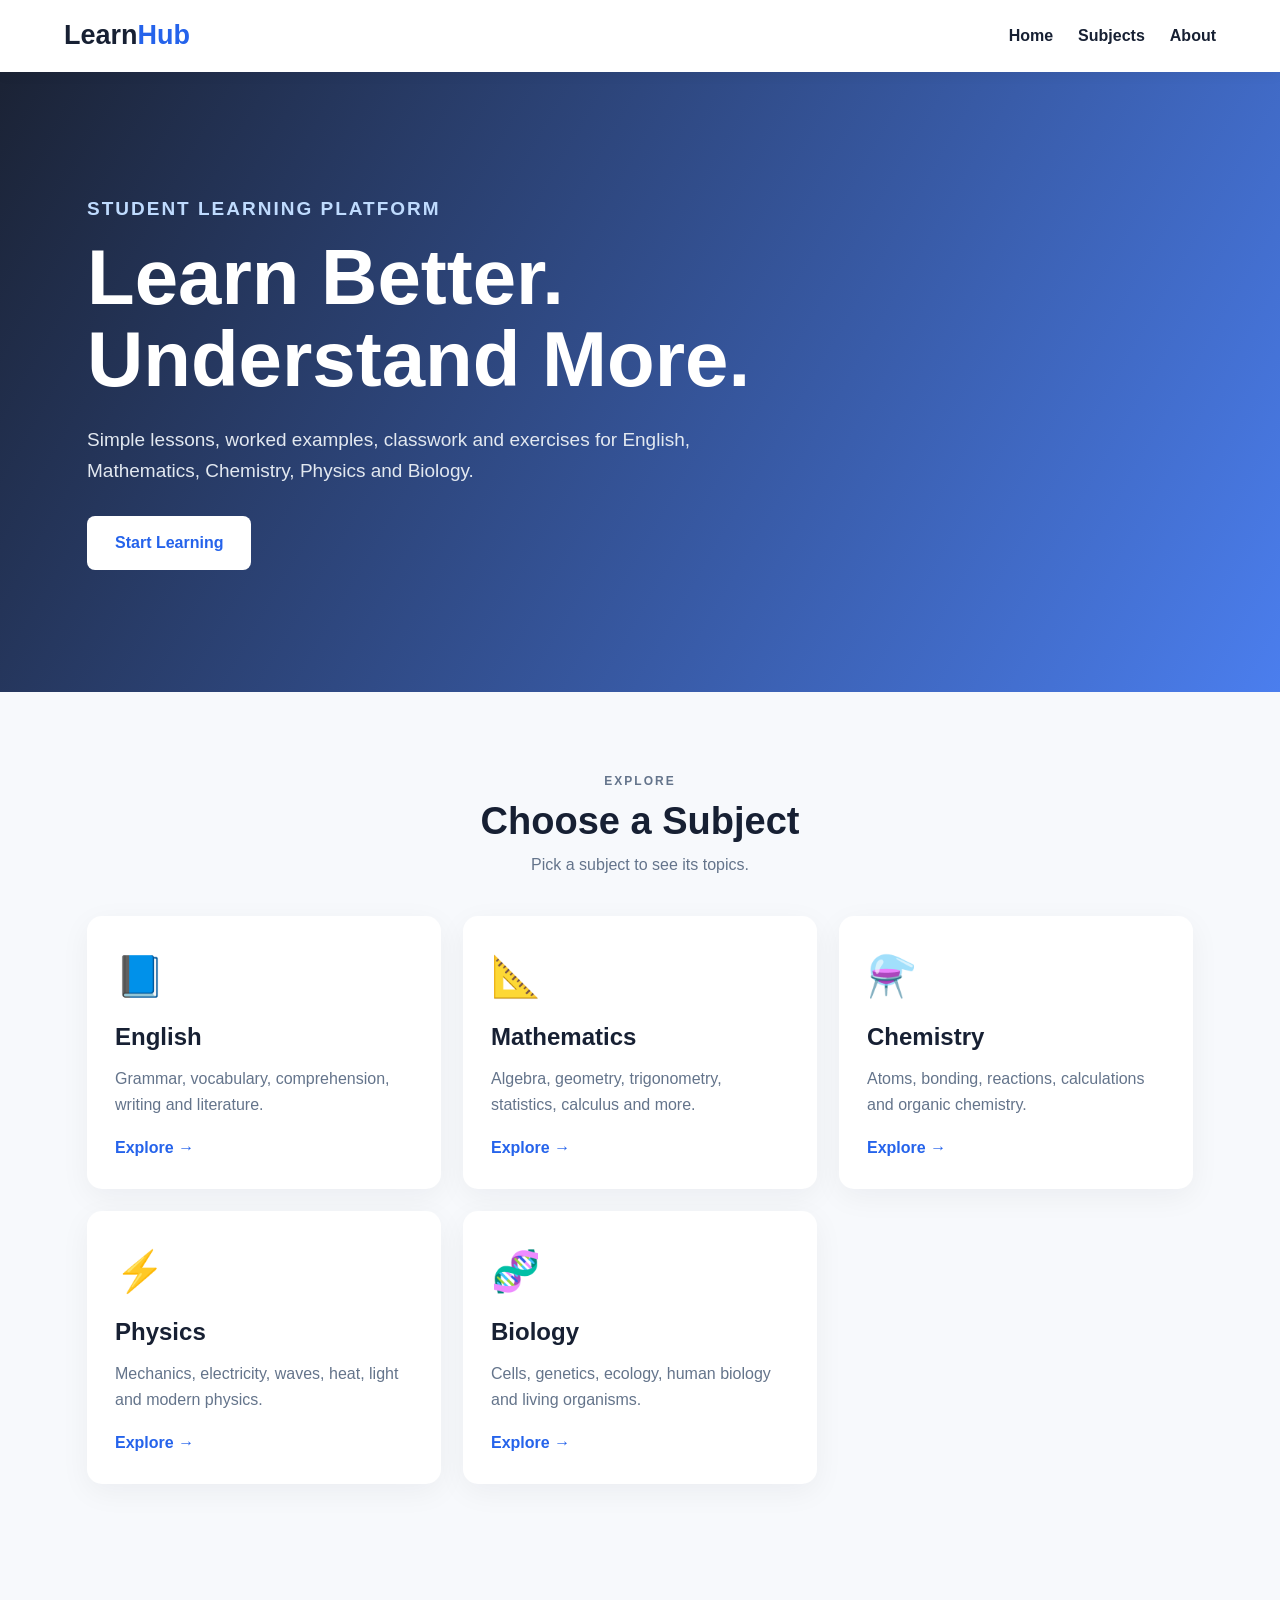
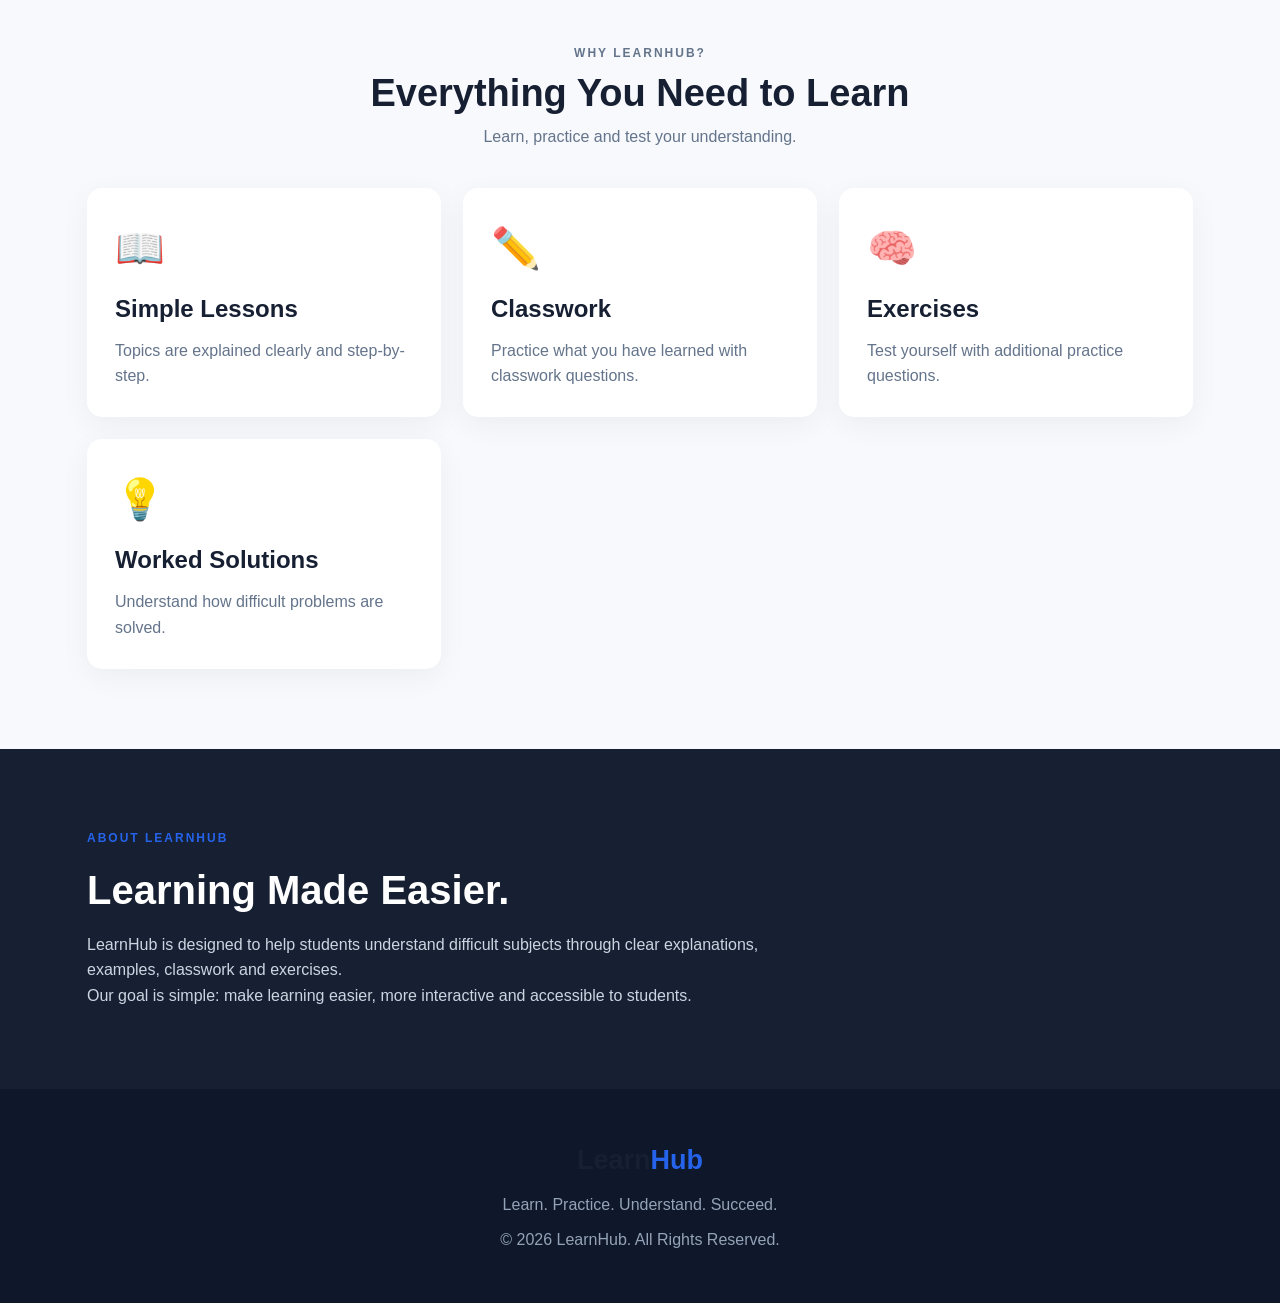
<file: index.html>
<!DOCTYPE html>
<html lang="en">

<head>
    <meta charset="UTF-8">
    <meta name="viewport" content="width=device-width, initial-scale=1.0">

    <title>LearnHub — Student Learning Platform</title>

    <link rel="stylesheet" href="style.css">
    <link rel="stylesheet" href="student.css">
    <link rel="stylesheet" href="lesson.css">
    <link rel="stylesheet" href="lesson.html">
    <link rel="stylesheet" href="lesson.js">
    <link rel="stylesheet" href="student.html">
    <link rel="stylesheet" href="student.js">
</head>

<body>

    <!-- NAVIGATION -->
    <header class="nav">

        <a class="logo" href="index.html">
            Learn<span>Hub</span>
        </a>

        <nav>
            <a href="index.html">Home</a>
            <a href="#subjects">Subjects</a>
            <a href="#about">About</a>
        </nav>

    </header>


    <!-- HERO SECTION -->
    <section class="hero">

        <div class="wrap">

            <p class="eyebrow">
                STUDENT LEARNING PLATFORM
            </p>

            <h1>
                Learn Better.<br>
                Understand More.
            </h1>

            <p>
                Simple lessons, worked examples, classwork and
                exercises for English, Mathematics, Chemistry,
                Physics and Biology.
            </p>

            <a class="btn" href="#subjects">
                Start Learning
            </a>

        </div>

    </section>


    <!-- SUBJECTS -->
    <section class="wrap section" id="subjects">

        <div class="center">

            <p class="eyebrow">
                EXPLORE
            </p>

            <h2>
                Choose a Subject
            </h2>

            <p>
                Pick a subject to see its topics.
            </p>

        </div>


        <div class="grid">


            <!-- ENGLISH -->
            <a class="card" href="subject.html?id=1">

                <div class="icon">
                    📘
                </div>

                <h3>
                    English
                </h3>

                <p>
                    Grammar, vocabulary, comprehension,
                    writing and literature.
                </p>

                <span>
                    Explore →
                </span>

            </a>


            <!-- MATHEMATICS -->
            <a class="card" href="subject.html?id=2">

                <div class="icon">
                    📐
                </div>

                <h3>
                    Mathematics
                </h3>

                <p>
                    Algebra, geometry, trigonometry,
                    statistics, calculus and more.
                </p>

                <span>
                    Explore →
                </span>

            </a>


            <!-- CHEMISTRY -->
            <a class="card" href="subject.html?id=3">

                <div class="icon">
                    ⚗️
                </div>

                <h3>
                    Chemistry
                </h3>

                <p>
                    Atoms, bonding, reactions, calculations
                    and organic chemistry.
                </p>

                <span>
                    Explore →
                </span>

            </a>


            <!-- PHYSICS -->
            <a class="card" href="subject.html?id=4">

                <div class="icon">
                    ⚡
                </div>

                <h3>
                    Physics
                </h3>

                <p>
                    Mechanics, electricity, waves, heat,
                    light and modern physics.
                </p>

                <span>
                    Explore →
                </span>

            </a>


            <!-- BIOLOGY -->
            <a class="card" href="subject.html?id=5">

                <div class="icon">
                    🧬
                </div>

                <h3>
                    Biology
                </h3>

                <p>
                    Cells, genetics, ecology, human biology
                    and living organisms.
                </p>

                <span>
                    Explore →
                </span>

            </a>


        </div>

    </section>


    <!-- LEARNING FEATURES -->
    <section class="section wrap">

        <div class="center">

            <p class="eyebrow">
                WHY LEARNHUB?
            </p>

            <h2>
                Everything You Need to Learn
            </h2>

            <p>
                Learn, practice and test your understanding.
            </p>

        </div>


        <div class="grid">


            <div class="card">

                <div class="icon">
                    📖
                </div>

                <h3>
                    Simple Lessons
                </h3>

                <p>
                    Topics are explained clearly and
                    step-by-step.
                </p>

            </div>


            <div class="card">

                <div class="icon">
                    ✏️
                </div>

                <h3>
                    Classwork
                </h3>

                <p>
                    Practice what you have learned with
                    classwork questions.
                </p>

            </div>


            <div class="card">

                <div class="icon">
                    🧠
                </div>

                <h3>
                    Exercises
                </h3>

                <p>
                    Test yourself with additional
                    practice questions.
                </p>

            </div>


            <div class="card">

                <div class="icon">
                    💡
                </div>

                <h3>
                    Worked Solutions
                </h3>

                <p>
                    Understand how difficult problems
                    are solved.
                </p>

            </div>


        </div>

    </section>


    <!-- ABOUT -->
    <section class="dark" id="about">

        <div class="wrap">

            <p class="eyebrow">
                ABOUT LEARNHUB
            </p>

            <h2>
                Learning Made Easier.
            </h2>

            <p>
                LearnHub is designed to help students understand
                difficult subjects through clear explanations,
                examples, classwork and exercises.
            </p>

            <p>
                Our goal is simple: make learning easier,
                more interactive and accessible to students.
            </p>

        </div>

    </section>


    <!-- FOOTER -->
    <footer>

        <div class="logo">
            Learn<span>Hub</span>
        </div>

        <p>
            Learn. Practice. Understand. Succeed.
        </p>

        <p>
            © 2026 LearnHub. All Rights Reserved.
        </p>

    </footer>


</body>

</html>
</file>
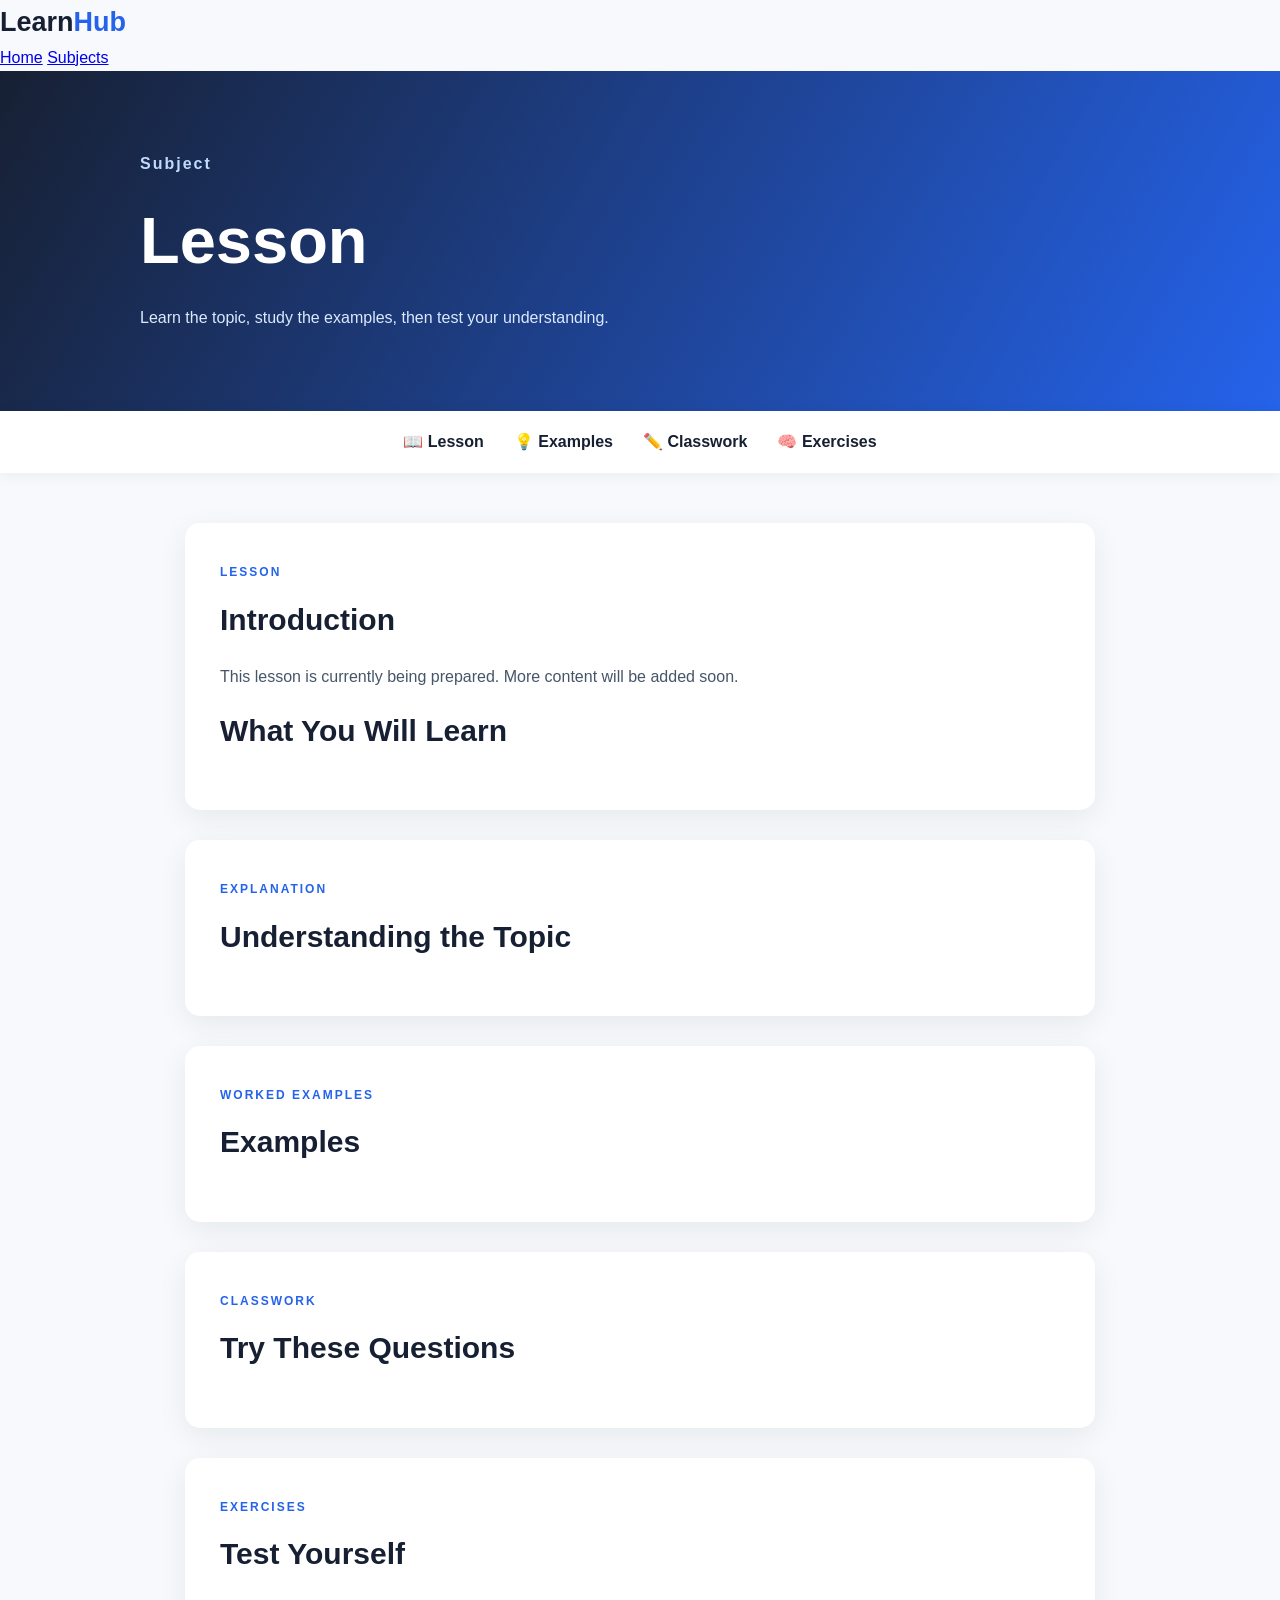
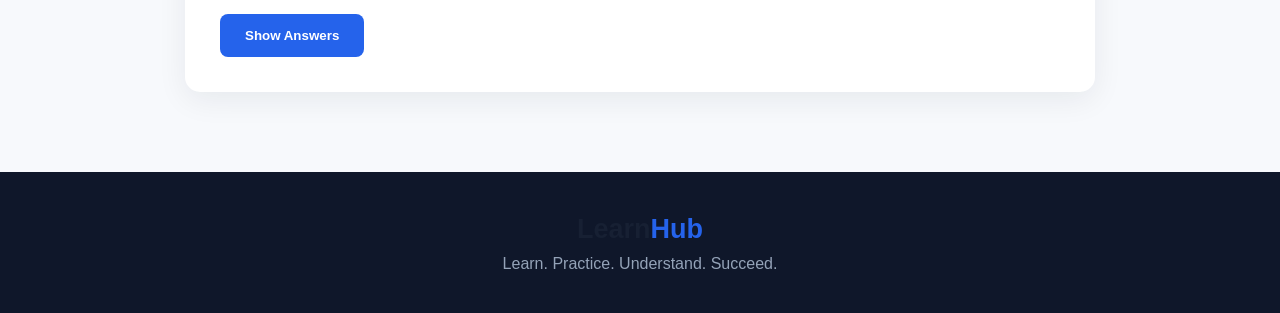
<file: lesson.html>
<!DOCTYPE html>
<html lang="en">

<head>
    <meta charset="UTF-8">
    <meta name="viewport" content="width=device-width, initial-scale=1.0">

    <title>Lesson | LearnHub</title>

    <link rel="stylesheet" href="style.css">
    <link rel="stylesheet" href="lesson.css">
</head>

<body>

    <!-- Navigation -->
    <header>
        <nav class="navbar">

            <div class="logo">
                Learn<span>Hub</span>
            </div>

            <div class="nav-links">
                <a href="index.html">Home</a>
                <a href="index.html#subjects">Subjects</a>
            </div>

        </nav>
    </header>


    <!-- Lesson Header -->
    <section class="lesson-header">

        <div>

            <p id="lessonSubject">
                SUBJECT
            </p>

            <h1 id="lessonTitle">
                Topic
            </h1>

            <p>
                Learn the topic, study the examples,
                then test your understanding.
            </p>

        </div>

    </section>


    <!-- Lesson Navigation -->
    <div class="lesson-navigation">

        <a href="#lesson">📖 Lesson</a>

        <a href="#examples">💡 Examples</a>

        <a href="#classwork">✏️ Classwork</a>

        <a href="#exercises">🧠 Exercises</a>

    </div>


    <!-- Main Content -->
    <main class="lesson-container">


        <!-- Lesson -->
        <section id="lesson" class="lesson-card">

            <span class="lesson-label">
                LESSON
            </span>

            <h2>Introduction</h2>

            <p id="lessonIntroduction">
                Welcome to this lesson.
            </p>

            <h2>What You Will Learn</h2>

            <ul id="learningObjectives">

            </ul>

        </section>


        <!-- Explanation -->
        <section class="lesson-card">

            <span class="lesson-label">
                EXPLANATION
            </span>

            <h2>Understanding the Topic</h2>

            <div id="lessonExplanation">

            </div>

        </section>


        <!-- Examples -->
        <section id="examples" class="lesson-card">

            <span class="lesson-label">
                WORKED EXAMPLES
            </span>

            <h2>Examples</h2>

            <div id="workedExamples">

            </div>

        </section>


        <!-- Classwork -->
        <section id="classwork" class="lesson-card">

            <span class="lesson-label">
                CLASSWORK
            </span>

            <h2>Try These Questions</h2>

            <div id="classworkQuestions">

            </div>

        </section>


        <!-- Exercises -->
        <section id="exercises" class="lesson-card">

            <span class="lesson-label">
                EXERCISES
            </span>

            <h2>Test Yourself</h2>

            <div id="exerciseQuestions">

            </div>

            <button
                class="check-button"
                onclick="showAnswers()">
                Show Answers
            </button>

            <div
                id="answers"
                class="answers">
            </div>

        </section>


    </main>


    <footer>

        <div class="logo">
            Learn<span>Hub</span>
        </div>

        <p>
            Learn. Practice. Understand. Succeed.
        </p>

    </footer>


    <script src="lesson.js"></script>

</body>

</html>
</file>
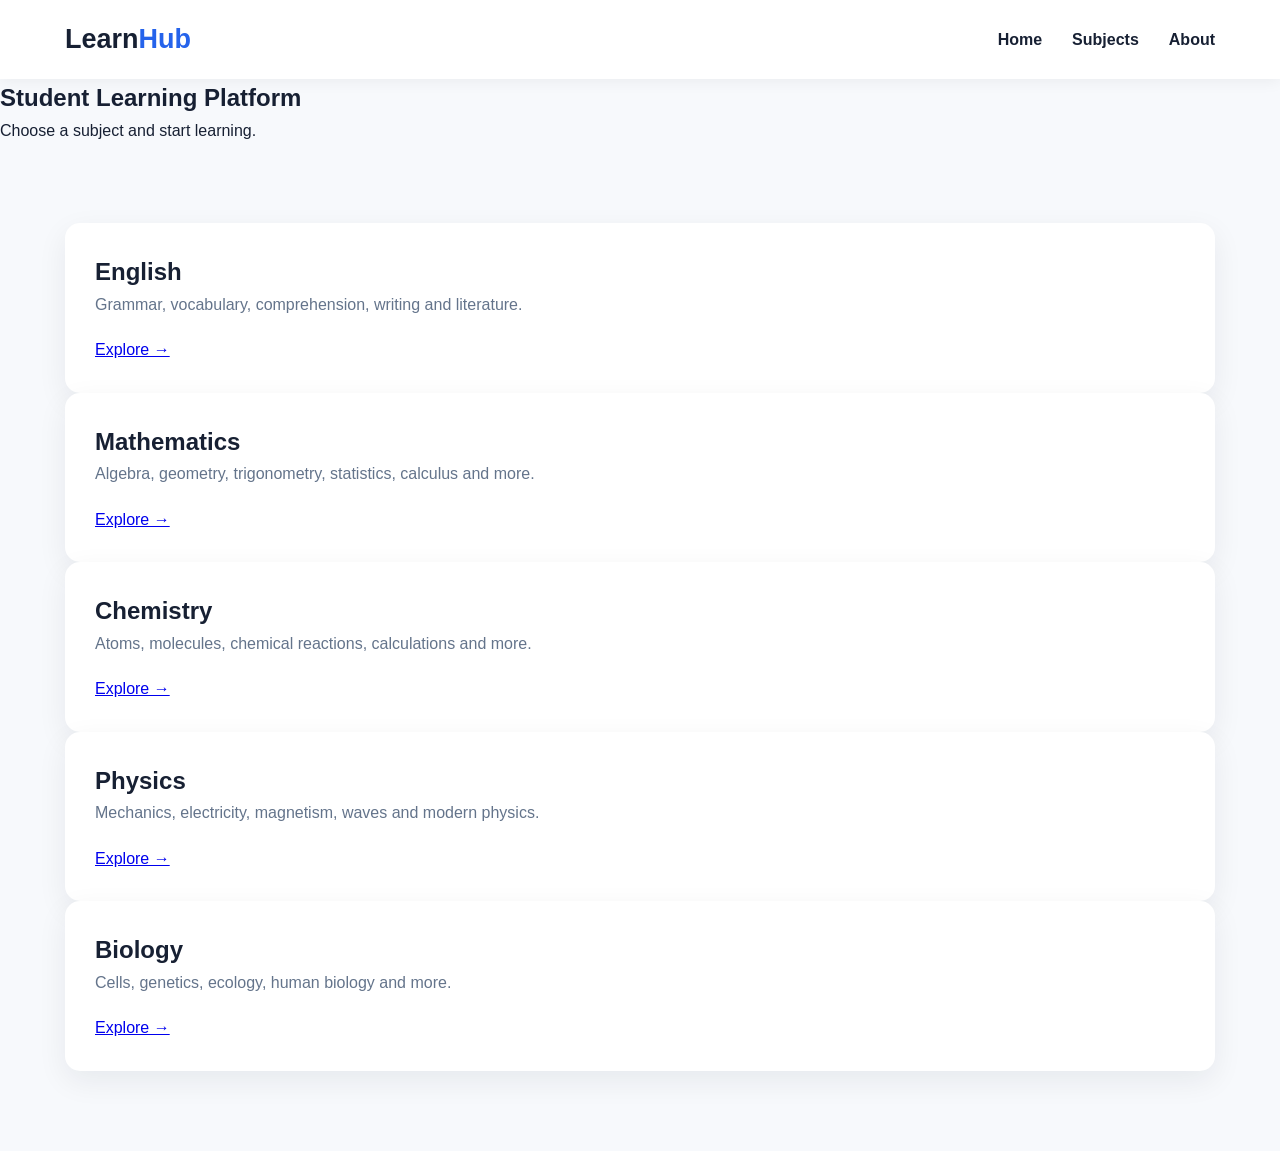
<file: student.html>
<!DOCTYPE html>
<html lang="en">
<head>
   <!DOCTYPE html>
<html lang="en">

<head>
    <meta charset="UTF-8">
    <meta name="viewport" content="width=device-width, initial-scale=1.0">

    <title>LearnHub - Student Learning Platform</title>

    <!-- CSS Files -->
    <link rel="stylesheet" href="style.css">
    <link rel="stylesheet" href="student.css">
    <link rel="stylesheet" href="lesson.css">
    <link rel="stylesheet" href="lesson.html">
    <link rel="stylesheet" href="lesson.js">
    <link rel="stylesheet" href="student.html">
    <link rel="stylesheet" href="student.js">
</head>

<body>

    <!-- Navigation -->
    <header>
        <nav class="navbar">

            <div class="logo">
                Learn<span>Hub</span>
            </div>

            <div class="nav-links">
                <a href="index.html">Home</a>
                <a href="student.html">Subjects</a>
                <a href="#about">About</a>
            </div>

        </nav>
    </header>


    <!-- Main Content -->
    <main>

        <section class="student-section">

            <div class="container">

                <h1>Student Learning Platform</h1>

                <p>
                    Choose a subject and start learning.
                </p>

                <!-- Subjects -->
                <div class="subjects">

                    <div class="subject-card">
                        <h2>English</h2>

                        <p>
                            Grammar, vocabulary, comprehension,
                            writing and literature.
                        </p>

                        <a href="lesson.html">Explore →</a>
                    </div>


                    <div class="subject-card">
                        <h2>Mathematics</h2>

                        <p>
                            Algebra, geometry, trigonometry,
                            statistics, calculus and more.
                        </p>

                        <a href="lesson.html">Explore →</a>
                    </div>


                    <div class="subject-card">
                        <h2>Chemistry</h2>

                        <p>
                            Atoms, molecules, chemical reactions,
                            calculations and more.
                        </p>

                        <a href="lesson.html">Explore →</a>
                    </div>


                    <div class="subject-card">
                        <h2>Physics</h2>

                        <p>
                            Mechanics, electricity, magnetism,
                            waves and modern physics.
                        </p>

                        <a href="lesson.html">Explore →</a>
                    </div>


                    <div class="subject-card">
                        <h2>Biology</h2>

                        <p>
                            Cells, genetics, ecology,
                            human biology and more.
                        </p>

                        <a href="lesson.html">Explore →</a>
                    </div>

                </div>

            </div>

        </section>

    </main>


    <!-- JavaScript Files -->
    <script src="student.js"></script>
    <script src="lesson.js"></script>

</body>
</html>
</file>
<file: style.css>
/* =========================================
   RESET & BASE
========================================= */

* {
    box-sizing: border-box;
    margin: 0;
    padding: 0;
}

html {
    scroll-behavior: smooth;
}

body {
    font-family: Arial, sans-serif;
    background: #f7f9fc;
    color: #172033;
    line-height: 1.65;
}

.wrap {
    max-width: 1150px;
    margin: auto;
    padding-left: 22px;
    padding-right: 22px;
}


/* =========================================
   NAVIGATION
========================================= */

.nav {
    height: 72px;
    background: #fff;
    display: flex;
    align-items: center;
    justify-content: space-between;
    padding: 0 5%;
    position: sticky;
    top: 0;
    z-index: 20;
    box-shadow: 0 2px 14px #0000000d;
}

.logo {
    font-size: 27px;
    font-weight: 800;
    text-decoration: none;
    color: #172033;
}

.logo span {
    color: #2563eb;
}

.nav nav {
    display: flex;
    gap: 25px;
}

.nav nav a {
    text-decoration: none;
    color: #172033;
    font-weight: 600;
}


/* =========================================
   HERO SECTION
========================================= */

.hero {
    background: linear-gradient(120deg, #0f172a, #2563eb);
    color: #fff;
    min-height: 570px;
    display: flex;
    align-items: center;
}

.hero .wrap {
    width: 100%;
}

.eyebrow {
    font-size: 12px;
    letter-spacing: 2px;
    font-weight: 800;
    color: #2563eb;
}

.hero .eyebrow,
.subhero .eyebrow {
    color: #bfdbfe;
}

.hero h1 {
    font-size: clamp(45px, 7vw, 78px);
    line-height: 1.05;
    margin: 12px 0 20px;
}

.hero p:not(.eyebrow) {
    max-width: 650px;
    font-size: 19px;
    color: #e2e8f0;
}


/* =========================================
   BUTTONS
========================================= */

.btn {
    display: inline-block;
    background: #2563eb;
    color: #fff;
    text-decoration: none;
    border: 0;
    border-radius: 8px;
    padding: 13px 22px;
    font-weight: 700;
    cursor: pointer;
    margin-top: 25px;
}

.hero .btn {
    background: #fff;
    color: #2563eb;
}


/* =========================================
   GENERAL SECTIONS
========================================= */

.section {
    padding-top: 80px;
    padding-bottom: 80px;
}

.center {
    text-align: center;
    margin-bottom: 38px;
}

.center h2 {
    font-size: 38px;
}

.center p {
    color: #64748b;
}


/* =========================================
   CARDS & GRIDS
========================================= */

.grid {
    display: grid;
    grid-template-columns: repeat(3, 1fr);
    gap: 22px;
}

.card,
.topic {
    background: #fff;
    border-radius: 15px;
    padding: 28px;
    text-decoration: none;
    color: inherit;
    box-shadow: 0 8px 30px #0f172a0d;
    transition: 0.2s;
}

.card:hover,
.topic:hover {
    transform: translateY(-5px);
}

.icon {
    font-size: 40px;
}

.icon.big {
    font-size: 50px;
}

.card h3,
.topic h3 {
    font-size: 24px;
    margin: 10px 0;
}

.card p,
.topic p {
    color: #64748b;
}

.card span,
.topic span {
    display: block;
    margin-top: 18px;
    color: #2563eb;
    font-weight: 700;
}


/* =========================================
   DARK SECTION
========================================= */

.dark {
    background: #172033;
    color: #fff;
    padding: 80px 0;
}

.dark p:not(.eyebrow) {
    max-width: 700px;
    color: #cbd5e1;
}

.dark h2 {
    font-size: 40px;
    margin: 10px 0;
}


/* =========================================
   SUBJECT HERO
========================================= */

.subhero {
    background: linear-gradient(120deg, #172033, #2563eb);
    color: #fff;
    padding: 70px 0;
}

.subhero h1 {
    font-size: 55px;
}

.subhero p:last-child {
    max-width: 700px;
    color: #dbeafe;
}


/* =========================================
   TOPICS
========================================= */

.topic-grid {
    display: grid;
    grid-template-columns: repeat(3, 1fr);
    gap: 18px;
}


/* =========================================
   LESSON PAGE
========================================= */

.lesson {
    padding-top: 50px;
    padding-bottom: 70px;
}

.lesson-card {
    background: #fff;
    border-radius: 15px;
    padding: 32px;
    margin-bottom: 25px;
    box-shadow: 0 8px 30px #0f172a0d;
}


/* =========================================
   LESSON CONTENT
========================================= */

.prose {
    margin-top: 12px;
}

.prose p {
    margin: 12px 0;
}

.prose li {
    margin: 8px 0;
    margin-left: 22px;
}

.example {
    background: #eff6ff;
    border-left: 4px solid #2563eb;
    border-radius: 8px;
    padding: 18px;
    margin: 15px 0;
}


/* =========================================
   QUIZ
========================================= */

.question {
    padding: 18px;
    background: #f8fafc;
    border-radius: 10px;
    margin: 15px 0;
}

.option {
    display: block;
    padding: 7px;
}


/* =========================================
   QUIZ RESULT
========================================= */

.result {
    min-height: 100vh;
    display: grid;
    place-items: center;
}

.result-card {
    background: #fff;
    padding: 50px;
    text-align: center;
    border-radius: 16px;
    box-shadow: 0 8px 30px #0001;
}

.result-card h1 {
    font-size: 70px;
    color: #2563eb;
}


/* =========================================
   FOOTER
========================================= */

footer {
    background: #0f172a;
    color: #94a3b8;
    text-align: center;
    padding: 35px;
}


/* =========================================
   MOBILE RESPONSIVENESS
========================================= */

@media (max-width: 800px) {

    .grid,
    .topic-grid {
        grid-template-columns: 1fr;
    }

    .nav nav {
        gap: 12px;
    }

    .hero h1,
    .subhero h1 {
        font-size: 45px;
    }

    .lesson-card {
        padding: 23px;
    }
}
</file>
<file: student.css>
* {
    margin: 0;
    padding: 0;
    box-sizing: border-box;
}

html {
    scroll-behavior: smooth;
}

body {
    font-family: Arial, sans-serif;
    color: #172033;
    background: #f7f9fc;
    line-height: 1.6;
}

/* NAVIGATION */

header {
    background: white;
    position: sticky;
    top: 0;
    z-index: 1000;
    box-shadow: 0 2px 15px rgba(0, 0, 0, 0.06);
}

.navbar {
    max-width: 1200px;
    margin: auto;
    padding: 18px 25px;

    display: flex;
    justify-content: space-between;
    align-items: center;
}

.logo {
    font-size: 27px;
    font-weight: 800;
    color: #172033;
}

.logo span {
    color: #2563eb;
}

.nav-links {
    display: flex;
    gap: 30px;
}

.nav-links a {
    text-decoration: none;
    color: #172033;
    font-weight: 600;
}

.nav-links a:hover {
    color: #2563eb;
}

.menu-btn {
    display: none;
    background: none;
    border: none;
    font-size: 25px;
}

/* HERO */

.hero {
    min-height: 620px;

    display: flex;
    align-items: center;

    background:
        linear-gradient(
            120deg,
            rgba(15, 23, 42, 0.95),
            rgba(37, 99, 235, 0.82)
        );

    color: white;
}

.hero-content {
    max-width: 1200px;
    width: 100%;
    margin: auto;
    padding: 80px 25px;
}

.welcome {
    color: #bfdbfe;
    font-weight: bold;
    letter-spacing: 2px;
    margin-bottom: 15px;
}

.hero h1 {
    font-size: clamp(45px, 7vw, 78px);
    line-height: 1.05;
    margin-bottom: 25px;
}

.hero p {
    max-width: 650px;
    font-size: 19px;
    color: #e2e8f0;
}

.btn {
    display: inline-block;
    margin-top: 30px;
    padding: 14px 28px;

    background: white;
    color: #2563eb;

    text-decoration: none;
    font-weight: bold;
    border-radius: 8px;

    transition: 0.3s;
}

.btn:hover {
    transform: translateY(-3px);
}

/* SEARCH */

.search-section {
    max-width: 1000px;
    margin: 70px auto;
    padding: 0 25px;
    text-align: center;
}

.search-section h2 {
    font-size: 30px;
    margin-bottom: 25px;
}

.search-box {
    display: flex;
    max-width: 700px;
    margin: auto;
}

.search-box input {
    flex: 1;
    padding: 17px;
    border: 1px solid #dbe1ea;
    border-radius: 8px 0 0 8px;
    outline: none;
    font-size: 16px;
}

.search-box button {
    border: none;
    padding: 0 25px;
    background: #2563eb;
    color: white;
    font-weight: bold;
    border-radius: 0 8px 8px 0;
    cursor: pointer;
}

#searchResults {
    margin-top: 20px;
}

/* GENERAL SECTION */

.subjects,
.topics-section,
.features,
.about {
    max-width: 1200px;
    margin: auto;
    padding: 80px 25px;
}

.section-title {
    text-align: center;
    margin-bottom: 45px;
}

.section-title p {
    color: #2563eb;
    font-weight: bold;
    letter-spacing: 2px;
    font-size: 13px;
}

.section-title h2 {
    font-size: 38px;
    margin: 8px 0;
}

.section-title span {
    color: #64748b;
}

/* SUBJECT CARDS */

.subject-grid {
    display: grid;
    grid-template-columns: repeat(3, 1fr);
    gap: 25px;
}

.subject-card {
    background: white;
    padding: 30px;
    border-radius: 15px;

    box-shadow: 0 10px 30px rgba(15, 23, 42, 0.07);

    transition: 0.3s;
}

.subject-card:hover {
    transform: translateY(-7px);
}

.subject-icon {
    font-size: 42px;
    margin-bottom: 15px;
}

.subject-card h3 {
    font-size: 25px;
    margin-bottom: 10px;
}

.subject-card p {
    color: #64748b;
    margin-bottom: 20px;
}

.subject-card button {
    border: none;
    background: none;
    color: #2563eb;
    font-weight: bold;
    cursor: pointer;
    font-size: 15px;
}

/* TOPICS */

.topics-section {
    background: #eef4ff;
    max-width: none;
    padding-left: max(25px, calc((100% - 1150px) / 2));
    padding-right: max(25px, calc((100% - 1150px) / 2));
}

.topic-grid {
    display: grid;
    grid-template-columns: repeat(3, 1fr);
    gap: 15px;
}

.topic-card {
    background: white;
    padding: 20px;
    border-radius: 10px;

    border-left: 4px solid #2563eb;

    cursor: pointer;
    transition: 0.2s;
}

.topic-card:hover {
    transform: translateX(5px);
}

.topic-card h3 {
    margin-bottom: 5px;
}

.topic-card p {
    color: #64748b;
    font-size: 14px;
}

.placeholder {
    text-align: center;
    grid-column: 1 / -1;
    color: #64748b;
}

/* FEATURES */

.feature-grid {
    display: grid;
    grid-template-columns: repeat(4, 1fr);
    gap: 25px;
}

.feature {
    text-align: center;
    background: white;
    padding: 30px 20px;
    border-radius: 15px;
}

.feature > div {
    font-size: 40px;
    margin-bottom: 15px;
}

.feature p {
    color: #64748b;
}

/* ABOUT */

.about {
    max-width: none;
    background: #172033;
    color: white;
}

.about > div {
    max-width: 900px;
    margin: auto;
}

.about p:first-child {
    color: #93c5fd;
    font-weight: bold;
    letter-spacing: 2px;
}

.about h2 {
    font-size: 40px;
    margin: 10px 0 20px;
}

.about p {
    color: #cbd5e1;
    margin-bottom: 15px;
}

/* FOOTER */

footer {
    background: #0f172a;
    color: white;
    text-align: center;
    padding: 50px 20px;
}

footer p {
    color: #94a3b8;
    margin-top: 10px;
}

.copyright {
    font-size: 13px;
    margin-top: 25px;
}

/* MOBILE */

@media (max-width: 800px) {

    .nav-links {
        display: none;
    }

    .menu-btn {
        display: block;
    }

    .subject-grid {
        grid-template-columns: 1fr;
    }

    .topic-grid {
        grid-template-columns: 1fr;
    }

    .feature-grid {
        grid-template-columns: 1fr 1fr;
    }

    .hero {
        min-height: 550px;
    }

    .hero h1 {
        font-size: 48px;
    }
}

@media (max-width: 500px) {

    .feature-grid {
        grid-template-columns: 1fr;
    }

    .search-box {
        flex-direction: column;
        gap: 10px;
    }

    .search-box input,
    .search-box button {
        border-radius: 8px;
        padding: 15px;
    }
}
</file>
<file: lesson.css>
.lesson-header {
    background: linear-gradient(
        120deg,
        #172033,
        #2563eb
    );

    color: white;

    padding: 80px 25px;
}

.lesson-header > div {
    max-width: 1000px;
    margin: auto;
}

.lesson-header p:first-child {
    color: #bfdbfe;
    font-weight: bold;
    letter-spacing: 2px;
}

.lesson-header h1 {
    font-size: clamp(40px, 6vw, 65px);
    margin: 10px 0;
}

.lesson-header p:last-child {
    color: #dbeafe;
    max-width: 650px;
}


.lesson-navigation {
    background: white;

    display: flex;
    justify-content: center;
    gap: 30px;

    padding: 18px;

    position: sticky;
    top: 70px;

    z-index: 10;

    box-shadow:
        0 2px 15px rgba(0, 0, 0, 0.06);
}

.lesson-navigation a {
    text-decoration: none;
    color: #172033;
    font-weight: bold;
}

.lesson-navigation a:hover {
    color: #2563eb;
}


.lesson-container {
    max-width: 950px;
    margin: auto;
    padding: 50px 20px;
}


.lesson-card {
    background: white;

    padding: 35px;

    margin-bottom: 30px;

    border-radius: 15px;

    box-shadow:
        0 8px 30px rgba(15, 23, 42, 0.07);
}


.lesson-label {
    color: #2563eb;

    font-size: 12px;

    font-weight: bold;

    letter-spacing: 2px;
}


.lesson-card h2 {
    margin: 10px 0 20px;

    font-size: 30px;
}


.lesson-card p {
    color: #475569;

    margin-bottom: 15px;
}


.lesson-card li {
    margin: 10px 0;
}


.example {
    background: #eff6ff;

    border-left: 4px solid #2563eb;

    padding: 20px;

    margin: 15px 0;

    border-radius: 8px;
}


.question {
    padding: 18px;

    background: #f8fafc;

    margin: 15px 0;

    border-radius: 8px;
}


.check-button {
    background: #2563eb;

    color: white;

    border: none;

    padding: 14px 25px;

    border-radius: 8px;

    font-weight: bold;

    cursor: pointer;

    margin-top: 15px;
}


.check-button:hover {
    background: #1d4ed8;
}


.answers {
    display: none;

    background: #ecfdf5;

    border-left: 4px solid #16a34a;

    padding: 20px;

    margin-top: 20px;

    border-radius: 8px;
}


@media (max-width: 600px) {

    .lesson-navigation {
        gap: 12px;

        overflow-x: auto;

        justify-content: flex-start;

        white-space: nowrap;
    }

    .lesson-card {
        padding: 25px 20px;
    }

}
</file>
